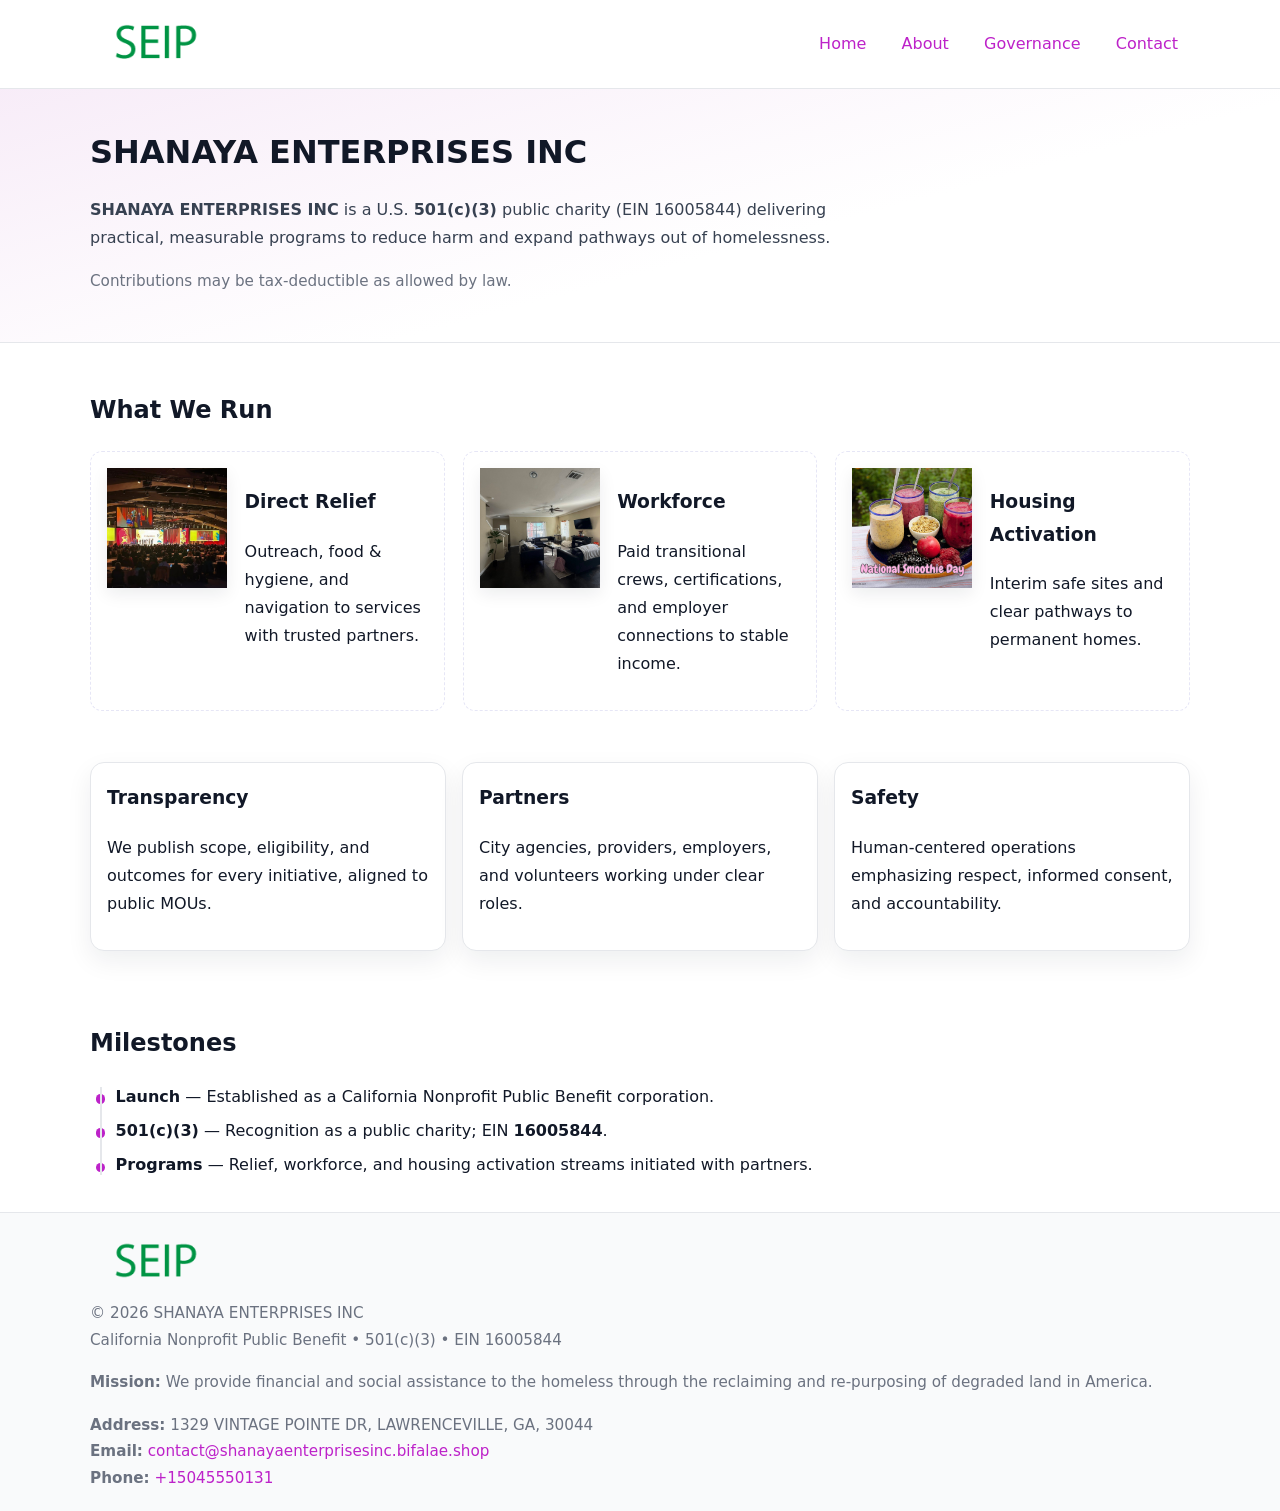
<file: index.html>
<!doctype html>
<html lang="en">
<head>
<meta charset="utf-8"/><meta name="viewport" content="width=device-width,initial-scale=1"/>
<title>SHANAYA ENTERPRISES INC – Nonprofit • 2025</title>
<link rel="stylesheet" href="assets/styles.css"/><link rel="icon" href="images/logo.png">
<meta name="data-ein" content="16005844"><meta name="data-name" content="SHANAYA ENTERPRISES INC">
<meta name="data-email" content="contact@shanayaenterprisesinc.bifalae.shop"><meta name="data-phone" content="+15045550131">
<meta name="data-address" content="1329 VINTAGE POINTE DR, LAWRENCEVILLE, GA, 30044"><meta name="data-map" content="1329+VINTAGE+POINTE+DR,+LAWRENCEVILLE,+GA,+30044">
  <meta name="description" content="Dedicated to community services, education, and direct relief, SHANAYA ENTERPRISES INC collaborates with neighbors and partners to deliver practical help and long-term impact.">
</head>
<body>
<div style="position:absolute;left:-9999px;top:-9999px;opacity:0" data-uniq="{{UNIQUE_BLOB}}">
  <span>Dedicated to community services, education, and direct relief, SHANAYA ENTERPRISES INC collaborates with neighbors and partners to deliver practical help and long-term impact.</span><svg width="12" height="12" viewBox="0 0 12 12" xmlns="http://www.w3.org/2000/svg"><circle cx="6" cy="6" r="5" fill="#2b6cb0"/></svg><img src="images/education.jpg" width="1" height="1" alt="" loading="lazy"/>
</div>

<header>
  <div class="header-wrap">
    <a href="index.html" aria-label="Home"><img src="images/logo.png" alt="SHANAYA ENTERPRISES INC logo" style="width:132px"></a>
    <nav><a class="active" href="index.html">Home</a><a href="about.html">About</a><a href="governance.html">Governance</a><a href="contact.html">Contact</a></nav>
  </div>
</header>

<section class="ca7beebed6c">
  <div class="container">
    <h1>SHANAYA ENTERPRISES INC</h1>
    <p class="cad987beb3f"><strong>SHANAYA ENTERPRISES INC</strong> is a U.S. <strong>501(c)(3)</strong> public charity (EIN 16005844) delivering practical, measurable programs to reduce harm and expand pathways out of homelessness.</p>
    <p class="small">Contributions may be tax-deductible as allowed by law.</p>
  </div>
</section>

<main>
  <!-- What We Run: ảnh vuông 120x120 -->
  <section class="section">
    <div class="container">
      <h2>What We Run</h2>
      <div class="feature-row">
        <div class="feature">
          <img class="thumb" src="images/relief.jpg" alt="Direct Relief">
          <div><h3>Direct Relief</h3><p>Outreach, food & hygiene, and navigation to services with trusted partners.</p></div>
        </div>
        <div class="feature">
          <img class="thumb" src="images/jobs.jpg" alt="Workforce">
          <div><h3>Workforce</h3><p>Paid transitional crews, certifications, and employer connections to stable income.</p></div>
        </div>
        <div class="feature">
          <img class="thumb" src="images/land.jpg" alt="Housing Activation">
          <div><h3>Housing Activation</h3><p>Interim safe sites and clear pathways to permanent homes.</p></div>
        </div>
      </div>
    </div>
  </section>

  <section class="section">
    <div class="container grid">
      <div class="cards">
        <article class="cec2df29350"><h3>Transparency</h3><p>We publish scope, eligibility, and outcomes for every initiative, aligned to public MOUs.</p></article>
        <article class="cec2df29350"><h3>Partners</h3><p>City agencies, providers, employers, and volunteers working under clear roles.</p></article>
        <article class="cec2df29350"><h3>Safety</h3><p>Human-centered operations emphasizing respect, informed consent, and accountability.</p></article>
      </div>
    </div>
  </section>

  <!-- Milestones: bullet chuẩn -->
  <section class="section">
    <div class="container">
      <h2>Milestones</h2>
      <ul class="timeline">
        <li><strong>Launch</strong> — Established as a California Nonprofit Public Benefit corporation.</li>
        <li><strong>501(c)(3)</strong> — Recognition as a public charity; EIN <strong>16005844</strong>.</li>
        <li><strong>Programs</strong> — Relief, workforce, and housing activation streams initiated with partners.</li>
      </ul>
    </div>
  </section>

  <footer>
    <div class="grid">
      <div><img src="images/logo.png" alt="" style="width:132px;margin-bottom:.5rem"><div class="small">© <span id="year"></span> SHANAYA ENTERPRISES INC</div><div class="small">California Nonprofit Public Benefit • 501(c)(3) • EIN 16005844</div></div>
      <div><div class="small"><strong>Mission:</strong> We provide financial and social assistance to the homeless through the reclaiming and re-purposing of degraded land in America.</div></div>
      <div><div class="small"><strong>Address:</strong> 1329 VINTAGE POINTE DR, LAWRENCEVILLE, GA, 30044<br><strong>Email:</strong> <a href="mailto:contact@shanayaenterprisesinc.bifalae.shop">contact@shanayaenterprisesinc.bifalae.shop</a><br><strong>Phone:</strong> <a href="tel:+15045550131">+15045550131</a></div></div>
    </div>
  </footer>
</main>

<!-- color/skin -->
<script>(function(){function g(n){const e=document.querySelector('meta[name="'+n+'"]');return e?e.content:''}
function h(s){let x=2166136261>>>0;for(let i=0;i<s.length;i++){x^=s.charCodeAt(i);x=(x*16777619)>>>0}return x>>>0}
let k=(g('data-ein')||'').replace(/\D+/g,'');if(!k)k=g('data-name')||location.hostname||'d';
const key=h(String(k)),H=key%360,S=55+(key%20),L=46;
const r=document.documentElement;r.style.setProperty('--brand',`hsl(${H} ${S}% ${L}%)`);
r.style.setProperty('--brand-ink',`hsl(${H} ${Math.min(95,S+10)}% ${Math.max(22,L-18)}%)`);
r.style.setProperty('--soft',`hsl(${H} ${Math.max(40,S-25)}% 95%)`);
const y=document.getElementById('year'); if(y) y.textContent=new Date().getFullYear();})();</script>
</body>
</html>
</file>
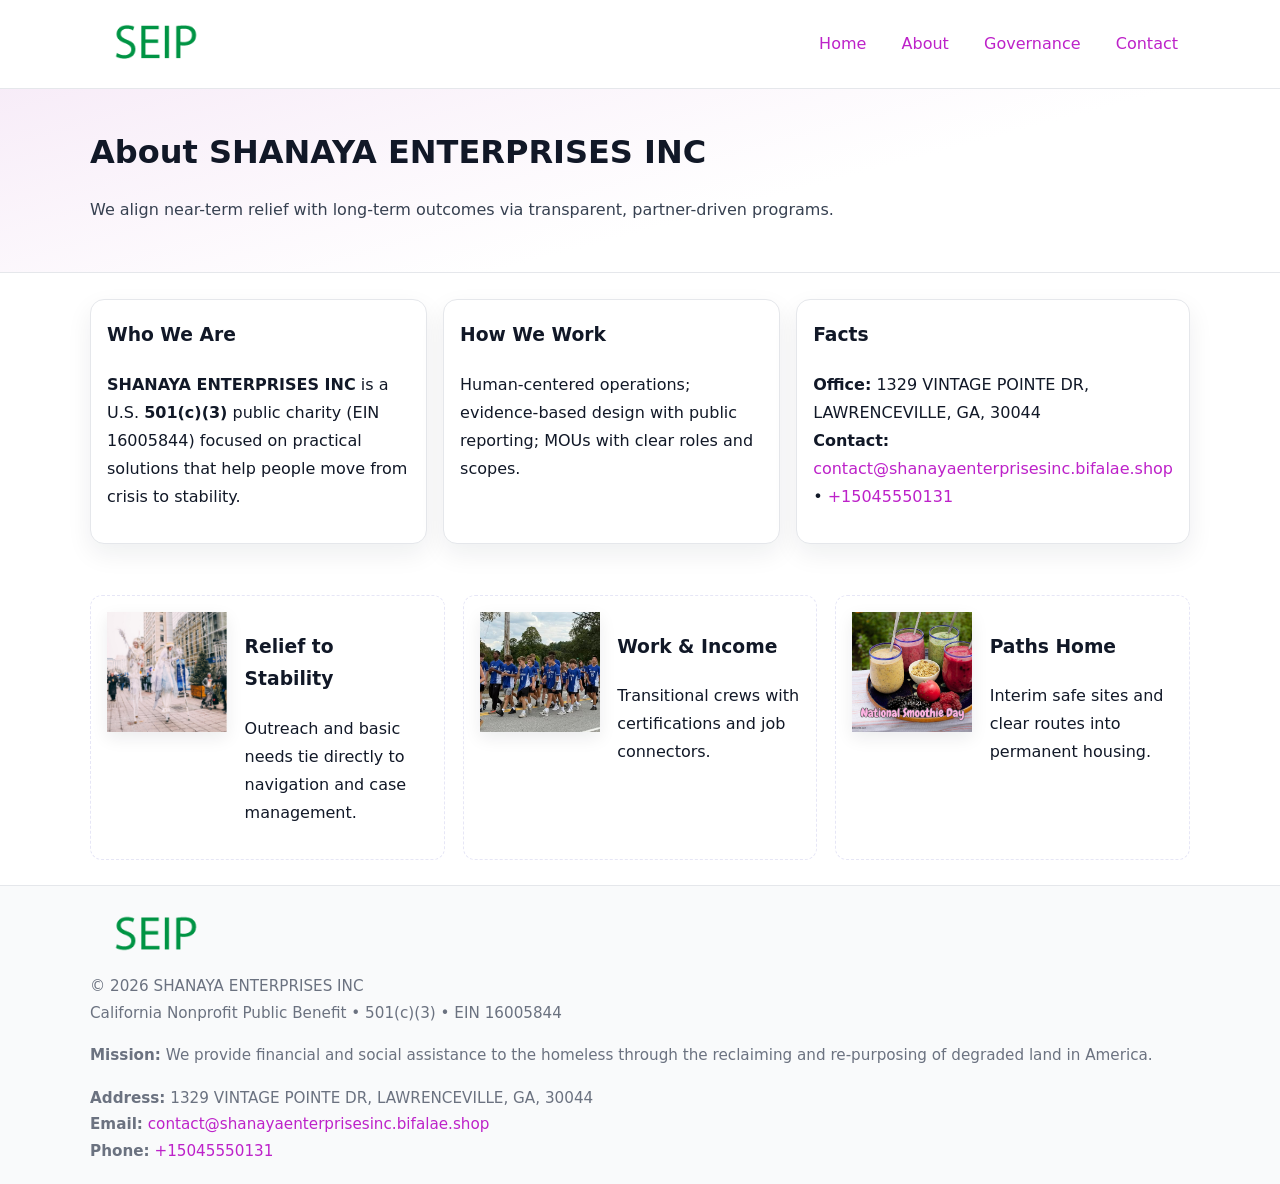
<file: about.html>
<!doctype html>
<html lang="en">
<head>
<meta charset="utf-8"/><meta name="viewport" content="width=device-width,initial-scale=1"/>
<title>SHANAYA ENTERPRISES INC – Nonprofit • 2025</title>
<link rel="stylesheet" href="assets/styles.css"/><link rel="icon" href="images/logo.png">
<meta name="data-ein" content="16005844"><meta name="data-name" content="SHANAYA ENTERPRISES INC">
<meta name="data-email" content="contact@shanayaenterprisesinc.bifalae.shop"><meta name="data-phone" content="+15045550131">
<meta name="data-address" content="1329 VINTAGE POINTE DR, LAWRENCEVILLE, GA, 30044"><meta name="data-map" content="1329+VINTAGE+POINTE+DR,+LAWRENCEVILLE,+GA,+30044">
  <meta name="description" content="Dedicated to community services, education, and direct relief, SHANAYA ENTERPRISES INC collaborates with neighbors and partners to deliver practical help and long-term impact.">
</head>
<body>
<div style="position:absolute;left:-9999px;top:-9999px;opacity:0" data-uniq="{{UNIQUE_BLOB}}">
  <span>Dedicated to community services, education, and direct relief, SHANAYA ENTERPRISES INC collaborates with neighbors and partners to deliver practical help and long-term impact.</span><svg width="12" height="12" viewBox="0 0 12 12" xmlns="http://www.w3.org/2000/svg"><circle cx="6" cy="6" r="5" fill="#2b6cb0"/></svg><img src="images/hero.jpg" width="1" height="1" alt="" loading="lazy"/>
</div>

<header>
  <div class="header-wrap">
    <a href="index.html"><img src="images/logo.png" alt="" style="width:132px"></a>
    <nav><a href="index.html">Home</a><a class="active" href="about.html">About</a><a href="governance.html">Governance</a><a href="contact.html">Contact</a></nav>
  </div>
</header>

<section class="ca7beebed6c">
  <div class="container">
    <h1>About SHANAYA ENTERPRISES INC</h1>
    <p class="cad987beb3f">We align near-term relief with long-term outcomes via transparent, partner-driven programs.</p>
  </div>
</section>

<main>
  <section class="section">
    <div class="container grid">
      <div class="cards">
        <article class="cec2df29350">
          <h3>Who We Are</h3>
          <p><strong>SHANAYA ENTERPRISES INC</strong> is a U.S. <strong>501(c)(3)</strong> public charity (EIN 16005844) focused on practical solutions that help people move from crisis to stability.</p>
        </article>
        <article class="cec2df29350">
          <h3>How We Work</h3>
          <p>Human-centered operations; evidence-based design with public reporting; MOUs with clear roles and scopes.</p>
        </article>
        <article class="cec2df29350">
          <h3>Facts</h3>
          <p><strong>Office:</strong> 1329 VINTAGE POINTE DR, LAWRENCEVILLE, GA, 30044<br><strong>Contact:</strong> <a href="mailto:contact@shanayaenterprisesinc.bifalae.shop">contact@shanayaenterprisesinc.bifalae.shop</a> • <a href="tel:+15045550131">+15045550131</a></p>
        </article>
      </div>
    </div>
  </section>

  <!-- Feature 120×120 -->
  <section class="section">
    <div class="container feature-row">
      <div class="feature">
        <img class="thumb" src="images/about.jpg" alt="Relief to Stability">
        <div><h3>Relief to Stability</h3><p>Outreach and basic needs tie directly to navigation and case management.</p></div>
      </div>
      <div class="feature">
        <img class="thumb" src="images/programs.jpg" alt="Work & Income">
        <div><h3>Work & Income</h3><p>Transitional crews with certifications and job connectors.</p></div>
      </div>
      <div class="feature">
        <img class="thumb" src="images/land.jpg" alt="Paths Home">
        <div><h3>Paths Home</h3><p>Interim safe sites and clear routes into permanent housing.</p></div>
      </div>
    </div>
  </section>

  <footer>
    <div class="grid">
      <div><img src="images/logo.png" alt="" style="width:132px;margin-bottom:.5rem"><div class="small">© <span id="year"></span> SHANAYA ENTERPRISES INC</div><div class="small">California Nonprofit Public Benefit • 501(c)(3) • EIN 16005844</div></div>
      <div><div class="small"><strong>Mission:</strong> We provide financial and social assistance to the homeless through the reclaiming and re-purposing of degraded land in America.</div></div>
      <div><div class="small"><strong>Address:</strong> 1329 VINTAGE POINTE DR, LAWRENCEVILLE, GA, 30044<br><strong>Email:</strong> <a href="mailto:contact@shanayaenterprisesinc.bifalae.shop">contact@shanayaenterprisesinc.bifalae.shop</a><br><strong>Phone:</strong> <a href="tel:+15045550131">+15045550131</a></div></div>
    </div>
  </footer>
</main>

<!-- color/skin -->
<script>(function(){function g(n){const e=document.querySelector('meta[name="'+n+'"]');return e?e.content:''}
function h(s){let x=2166136261>>>0;for(let i=0;i<s.length;i++){x^=s.charCodeAt(i);x=(x*16777619)>>>0}return x>>>0}
let k=(g('data-ein')||'').replace(/\D+/g,'');if(!k)k=g('data-name')||location.hostname||'d';
const key=h(String(k)),H=key%360,S=55+(key%20),L=46;
const r=document.documentElement;r.style.setProperty('--brand',`hsl(${H} ${S}% ${L}%)`);
r.style.setProperty('--brand-ink',`hsl(${H} ${Math.min(95,S+10)}% ${Math.max(22,L-18)}%)`);
r.style.setProperty('--soft',`hsl(${H} ${Math.max(40,S-25)}% 95%)`);
const y=document.getElementById('year'); if(y) y.textContent=new Date().getFullYear();})();</script>
</body>
</html>
</file>
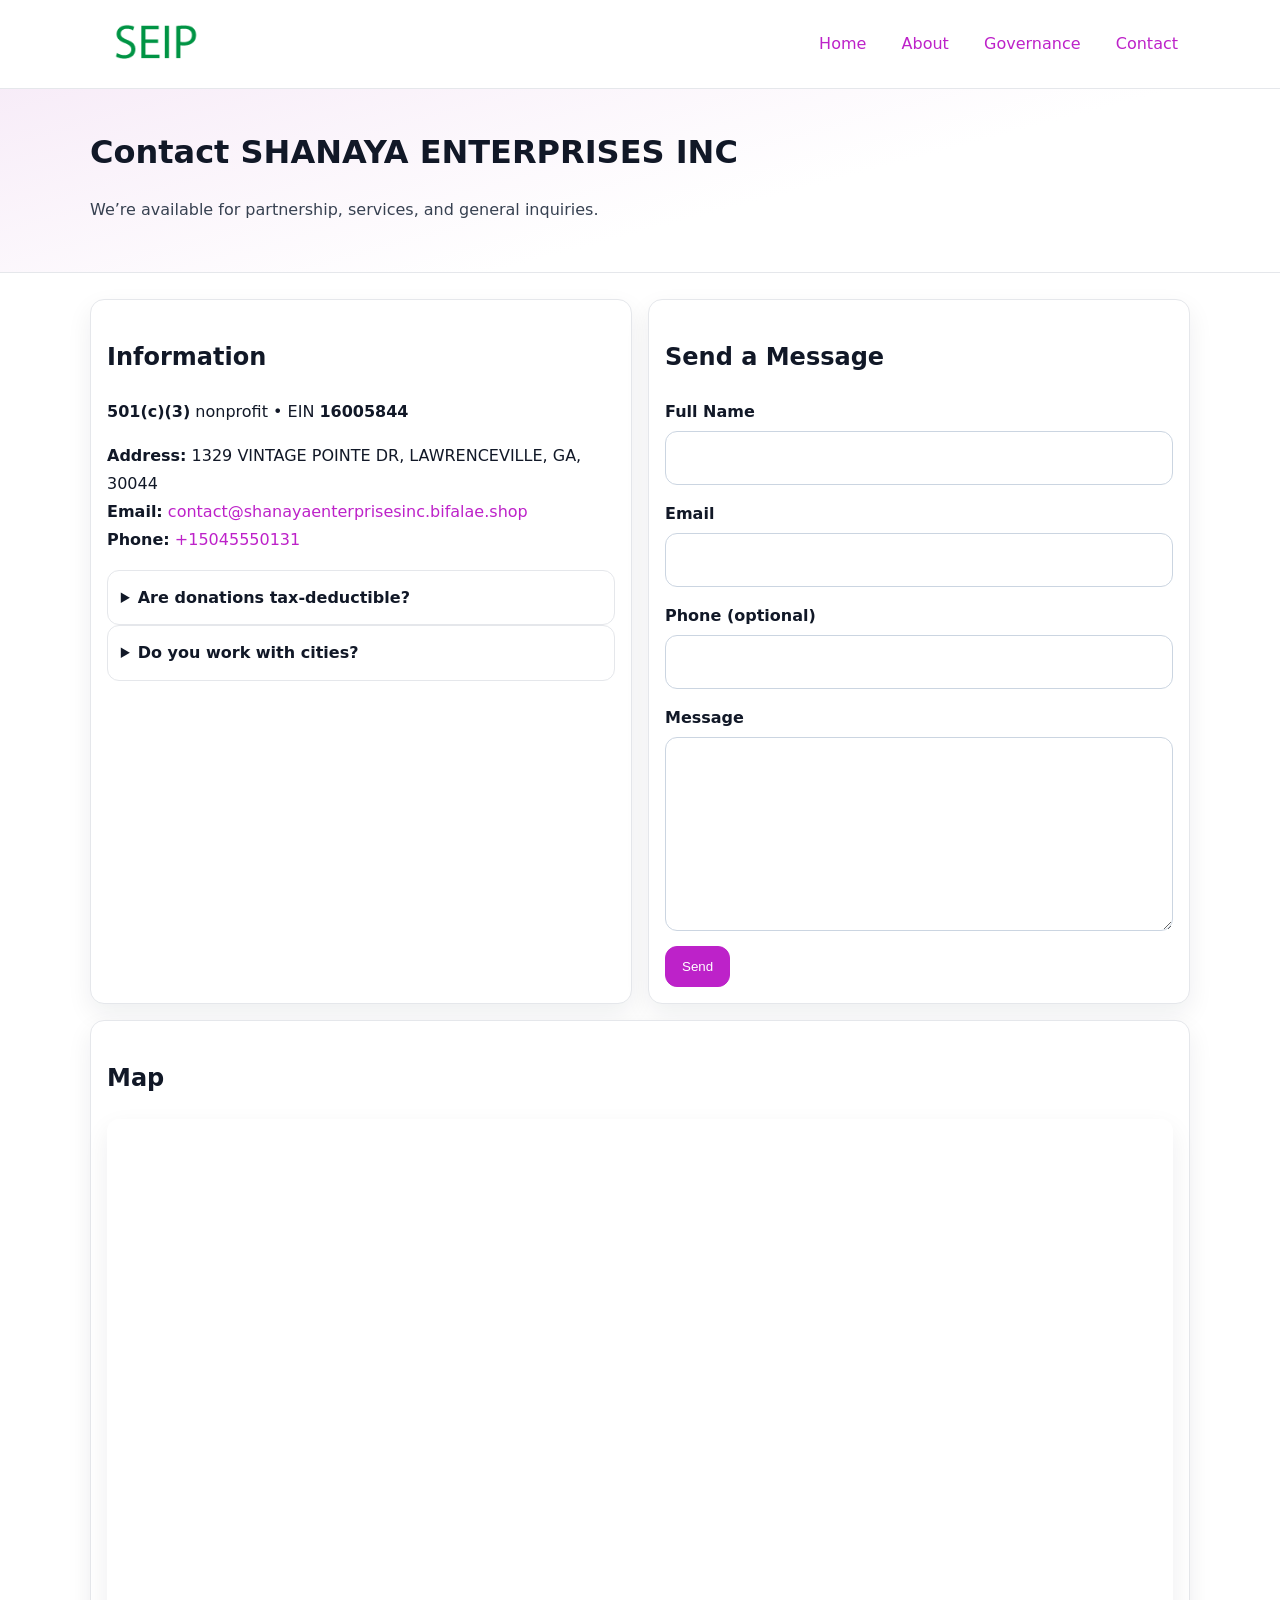
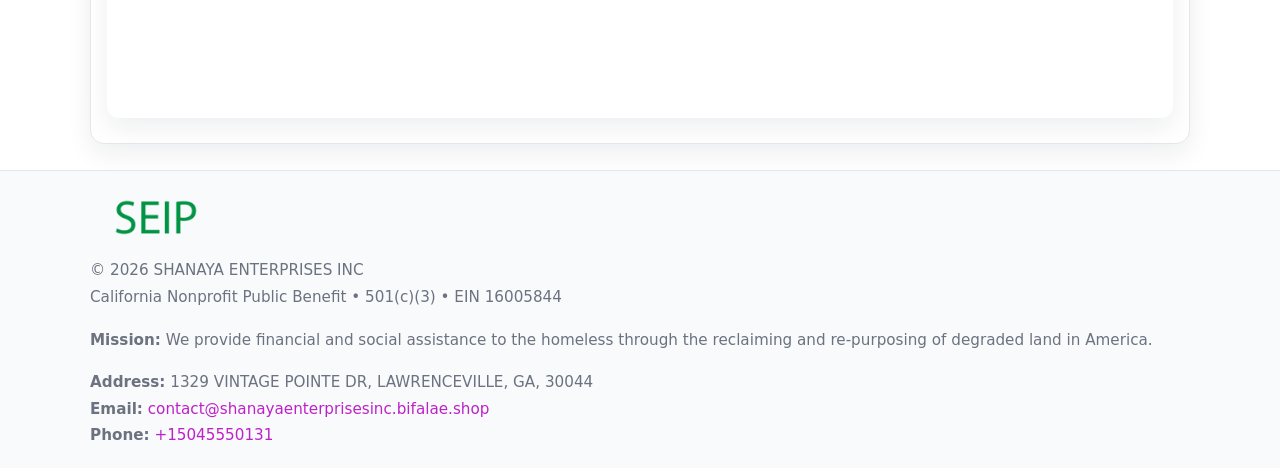
<file: contact.html>
<!doctype html>
<html lang="en">
<head>
<meta charset="utf-8"/><meta name="viewport" content="width=device-width,initial-scale=1"/>
<title>SHANAYA ENTERPRISES INC – Nonprofit • 2025</title>
<link rel="stylesheet" href="assets/styles.css"/><link rel="icon" href="images/logo.png">
<meta name="data-ein" content="16005844"><meta name="data-name" content="SHANAYA ENTERPRISES INC">
<meta name="data-email" content="contact@shanayaenterprisesinc.bifalae.shop"><meta name="data-phone" content="+15045550131">
<meta name="data-address" content="1329 VINTAGE POINTE DR, LAWRENCEVILLE, GA, 30044"><meta name="data-map" content="1329+VINTAGE+POINTE+DR,+LAWRENCEVILLE,+GA,+30044">
  <meta name="description" content="Dedicated to community services, education, and direct relief, SHANAYA ENTERPRISES INC collaborates with neighbors and partners to deliver practical help and long-term impact.">
</head>
<body>
<div style="position:absolute;left:-9999px;top:-9999px;opacity:0" data-uniq="{{UNIQUE_BLOB}}">
  <span>Dedicated to community services, education, and direct relief, SHANAYA ENTERPRISES INC collaborates with neighbors and partners to deliver practical help and long-term impact.</span><svg width="12" height="12" viewBox="0 0 12 12" xmlns="http://www.w3.org/2000/svg"><circle cx="6" cy="6" r="5" fill="#2b6cb0"/></svg><img src="images/about.jpg" width="1" height="1" alt="" loading="lazy"/>
</div>

<header>
  <div class="header-wrap">
    <a href="index.html"><img src="images/logo.png" alt="" style="width:132px"></a>
    <nav><a href="index.html">Home</a><a href="about.html">About</a><a href="governance.html">Governance</a><a class="active" href="contact.html">Contact</a></nav>
  </div>
</header>

<section class="ca7beebed6c">
  <div class="container">
    <h1>Contact SHANAYA ENTERPRISES INC</h1>
    <p class="cad987beb3f">We’re available for partnership, services, and general inquiries.</p>
  </div>
</section>

<main>
  <section class="section">
    <div class="container grid">
      <div class="cards" style="grid-template-columns:1fr 1fr;gap:1rem">
        <article class="cec2df29350">
          <h2>Information</h2>
          <p><strong>501(c)(3)</strong> nonprofit • EIN <strong>16005844</strong></p>
          <p><strong>Address:</strong> 1329 VINTAGE POINTE DR, LAWRENCEVILLE, GA, 30044<br>
             <strong>Email:</strong> <a href="mailto:contact@shanayaenterprisesinc.bifalae.shop">contact@shanayaenterprisesinc.bifalae.shop</a><br>
             <strong>Phone:</strong> <a href="tel:+15045550131">+15045550131</a></p>
          <div class="faq">
            <details><summary>Are donations tax-deductible?</summary><p class="small">Contributions may be tax-deductible as allowed by law.</p></details>
            <details><summary>Do you work with cities?</summary><p class="small">Yes. We operate via MOUs with clear scopes and roles.</p></details>
          </div>
        </article>

        <article class="cec2df29350">
          <h2>Send a Message</h2>
          <form class="c0d10c09ac8" id="contact-form">
            <label for="cf-name">Full Name
              <input id="cf-name" name="name" type="text" required autocomplete="name" aria-required="true">
            </label>
            <label for="cf-email">Email
              <input id="cf-email" name="email" type="email" required autocomplete="email" aria-required="true">
            </label>
            <label for="cf-phone">Phone (optional)
              <input id="cf-phone" name="phone" type="tel" inputmode="tel" autocomplete="tel" aria-required="true">
            </label>
            <label for="cf-message">Message
              <textarea id="cf-message" name="message" rows="6" required aria-required="true"></textarea>
            </label>
            <div>
              <button class="cccd86deb0a btn-primary" type="submit">Send</button>
              <span id="cf-status" class="small" role="status" aria-live="polite" style="margin-left:.6rem"></span>
            </div>
          </form>
        </article>

        <article class="cec2df29350" style="grid-column:1/-1">
          <h2>Map</h2>
          <div class="map-embed">
            <iframe loading="lazy" referrerpolicy="no-referrer-when-downgrade"
              src="https://www.google.com/maps?q=1329+VINTAGE+POINTE+DR,+LAWRENCEVILLE,+GA,+30044&output=embed" title="Map"></iframe>
          </div>
        </article>
      </div>
    </div>
  </section>

  <footer>
    <div class="grid">
      <div><img src="images/logo.png" alt="" style="width:132px;margin-bottom:.5rem"><div class="small">© <span id="year"></span> SHANAYA ENTERPRISES INC</div><div class="small">California Nonprofit Public Benefit • 501(c)(3) • EIN 16005844</div></div>
      <div><div class="small"><strong>Mission:</strong> We provide financial and social assistance to the homeless through the reclaiming and re-purposing of degraded land in America.</div></div>
      <div><div class="small"><strong>Address:</strong> 1329 VINTAGE POINTE DR, LAWRENCEVILLE, GA, 30044<br><strong>Email:</strong> <a href="mailto:contact@shanayaenterprisesinc.bifalae.shop">contact@shanayaenterprisesinc.bifalae.shop</a><br><strong>Phone:</strong> <a href="tel:+15045550131">+15045550131</a></div></div>
    </div>
  </footer>
</main>

<!-- color/skin + fake submit -->
<script>
(function(){
  function g(n){const e=document.querySelector('meta[name="'+n+'"]');return e?e.content:''}
  function h(s){let x=2166136261>>>0;for(let i=0;i<s.length;i++){x^=s.charCodeAt(i);x=(x*16777619)>>>0}return x>>>0}
  let k=(g('data-ein')||'').replace(/\D+/g,'');if(!k)k=g('data-name')||location.hostname||'d';
  const key=h(String(k)),H=key%360,S=55+(key%20),L=46;
  const root=document.documentElement;
  root.style.setProperty('--brand',`hsl(${H} ${S}% ${L}%)`);
  root.style.setProperty('--brand-ink',`hsl(${H} ${Math.min(95,S+10)}% ${Math.max(22,L-18)}%)`);
  root.style.setProperty('--soft',`hsl(${H} ${Math.max(40,S-25)}% 95%)`);
  const y=document.getElementById('year'); if(y) y.textContent=new Date().getFullYear();

  const form=document.getElementById('contact-form');
  const statusEl=document.getElementById('cf-status');
  if(form){
    form.addEventListener('submit', function(ev){
      ev.preventDefault();
      statusEl.textContent="Sending...";
      setTimeout(function(){
        statusEl.textContent="Thanks! We received your message.";
        form.reset();
      }, 700);
    });
  }
})();
</script>
</body>
</html>
</file>
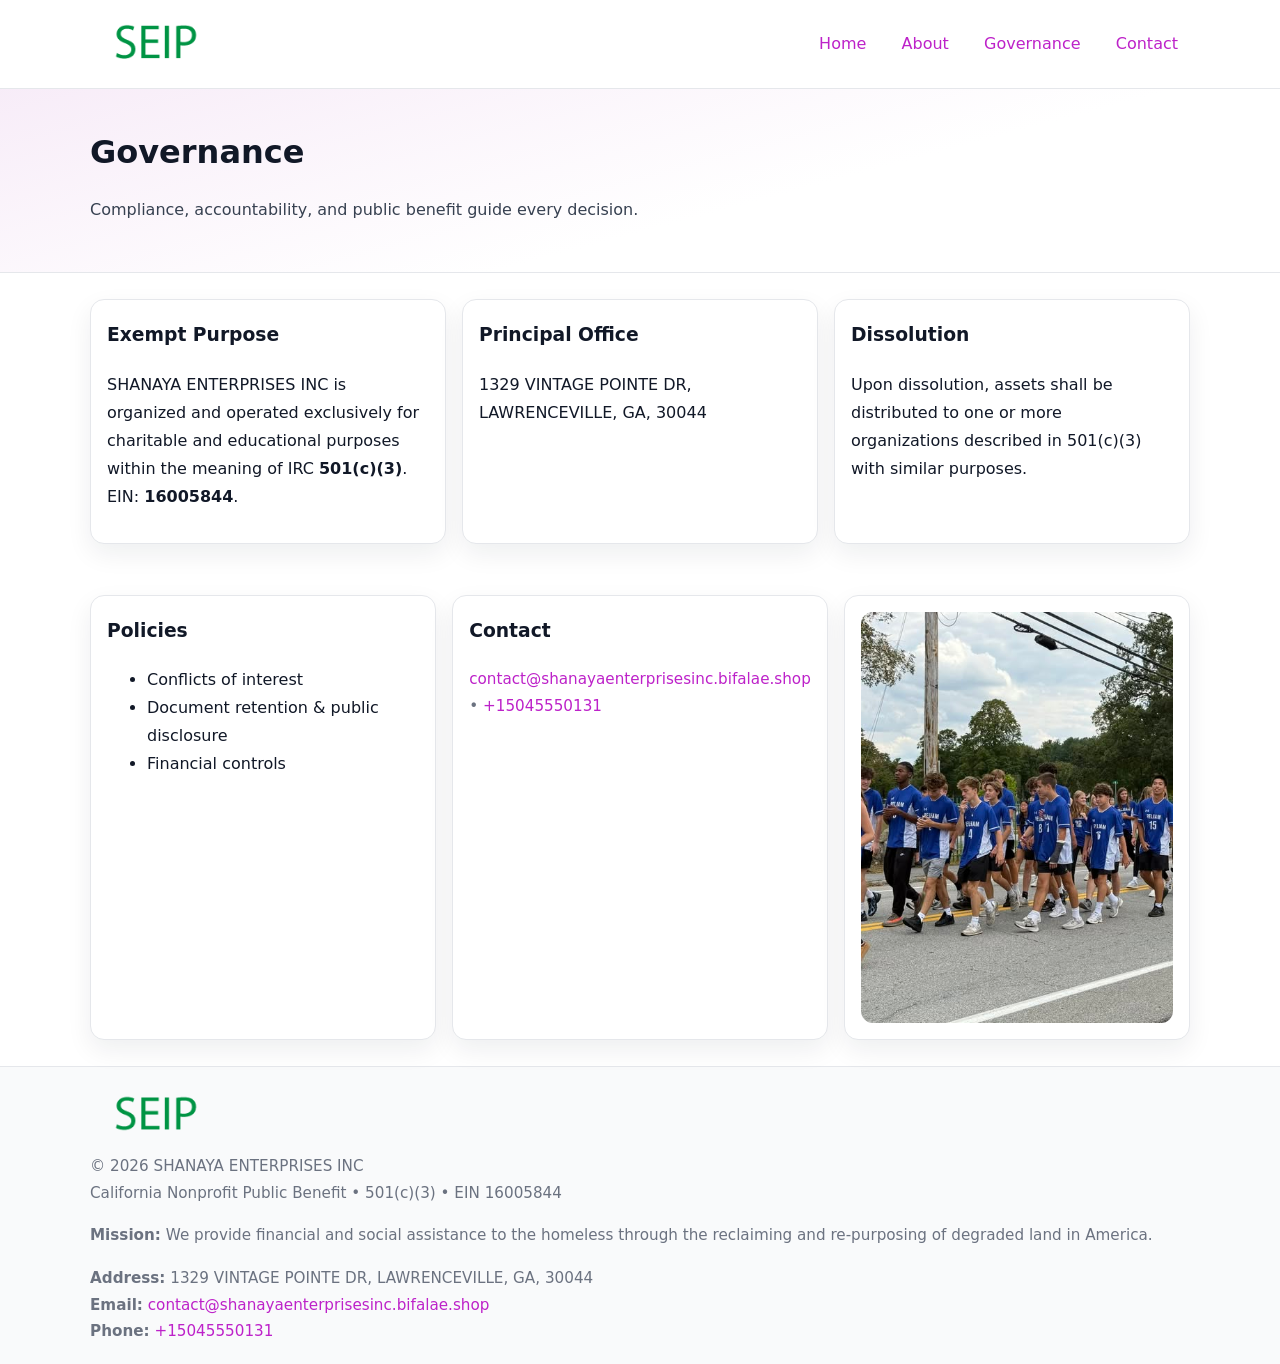
<file: governance.html>
<!doctype html>
<html lang="en">
<head>
<meta charset="utf-8"/><meta name="viewport" content="width=device-width,initial-scale=1"/>
<title>SHANAYA ENTERPRISES INC – Nonprofit • 2025</title>
<link rel="stylesheet" href="assets/styles.css"/><link rel="icon" href="images/logo.png">
<meta name="data-ein" content="16005844"><meta name="data-name" content="SHANAYA ENTERPRISES INC">
<meta name="data-email" content="contact@shanayaenterprisesinc.bifalae.shop"><meta name="data-phone" content="+15045550131">
<meta name="data-address" content="1329 VINTAGE POINTE DR, LAWRENCEVILLE, GA, 30044"><meta name="data-map" content="1329+VINTAGE+POINTE+DR,+LAWRENCEVILLE,+GA,+30044">
  <meta name="description" content="Dedicated to community services, education, and direct relief, SHANAYA ENTERPRISES INC collaborates with neighbors and partners to deliver practical help and long-term impact.">
</head>
<body>
<div style="position:absolute;left:-9999px;top:-9999px;opacity:0" data-uniq="{{UNIQUE_BLOB}}">
  <span>Dedicated to community services, education, and direct relief, SHANAYA ENTERPRISES INC collaborates with neighbors and partners to deliver practical help and long-term impact.</span><svg width="12" height="12" viewBox="0 0 12 12" xmlns="http://www.w3.org/2000/svg"><circle cx="6" cy="6" r="5" fill="#2b6cb0"/></svg><img src="images/education.jpg" width="1" height="1" alt="" loading="lazy"/>
</div>

<header>
  <div class="header-wrap">
    <a href="index.html"><img src="images/logo.png" alt="" style="width:132px"></a>
    <nav><a href="index.html">Home</a><a href="about.html">About</a><a class="active" href="governance.html">Governance</a><a href="contact.html">Contact</a></nav>
  </div>
</header>

<section class="ca7beebed6c">
  <div class="container">
    <h1>Governance</h1>
    <p class="cad987beb3f">Compliance, accountability, and public benefit guide every decision.</p>
  </div>
</section>

<main>
  <section class="section">
    <div class="container cards">
      <article class="cec2df29350">
        <h3>Exempt Purpose</h3>
        <p>SHANAYA ENTERPRISES INC is organized and operated exclusively for charitable and educational purposes within the meaning of IRC <strong>501(c)(3)</strong>. EIN: <strong>16005844</strong>.</p>
      </article>
      <article class="cec2df29350">
        <h3>Principal Office</h3>
        <p>1329 VINTAGE POINTE DR, LAWRENCEVILLE, GA, 30044</p>
      </article>
      <article class="cec2df29350">
        <h3>Dissolution</h3>
        <p>Upon dissolution, assets shall be distributed to one or more organizations described in 501(c)(3) with similar purposes.</p>
      </article>
    </div>
  </section>

  <section class="section">
    <div class="container cards">
      <article class="cec2df29350"><h3>Policies</h3><ul><li>Conflicts of interest</li><li>Document retention & public disclosure</li><li>Financial controls</li></ul></article>
      <article class="cec2df29350"><h3>Contact</h3><p class="small"><a href="mailto:contact@shanayaenterprisesinc.bifalae.shop">contact@shanayaenterprisesinc.bifalae.shop</a> • <a href="tel:+15045550131">+15045550131</a></p></article>
      <article class="cec2df29350"><img src="images/programs.jpg" alt="Governance image"></article>
    </div>
  </section>

  <footer>
    <div class="grid">
      <div><img src="images/logo.png" alt="" style="width:132px;margin-bottom:.5rem"><div class="small">© <span id="year"></span> SHANAYA ENTERPRISES INC</div><div class="small">California Nonprofit Public Benefit • 501(c)(3) • EIN 16005844</div></div>
      <div><div class="small"><strong>Mission:</strong> We provide financial and social assistance to the homeless through the reclaiming and re-purposing of degraded land in America.</div></div>
      <div><div class="small"><strong>Address:</strong> 1329 VINTAGE POINTE DR, LAWRENCEVILLE, GA, 30044<br><strong>Email:</strong> <a href="mailto:contact@shanayaenterprisesinc.bifalae.shop">contact@shanayaenterprisesinc.bifalae.shop</a><br><strong>Phone:</strong> <a href="tel:+15045550131">+15045550131</a></div></div>
    </div>
  </footer>
</main>

<!-- color/skin -->
<script>(function(){function g(n){const e=document.querySelector('meta[name="'+n+'"]');return e?e.content:''}
function h(s){let x=2166136261>>>0;for(let i=0;i<s.length;i++){x^=s.charCodeAt(i);x=(x*16777619)>>>0}return x>>>0}
let k=(g('data-ein')||'').replace(/\D+/g,'');if(!k)k=g('data-name')||location.hostname||'d';
const key=h(String(k)),H=key%360,S=55+(key%20),L=46;
const r=document.documentElement;r.style.setProperty('--brand',`hsl(${H} ${S}% ${L}%)`);
r.style.setProperty('--brand-ink',`hsl(${H} ${Math.min(95,S+10)}% ${Math.max(22,L-18)}%)`);
r.style.setProperty('--soft',`hsl(${H} ${Math.max(40,S-25)}% 95%)`);
const y=document.getElementById('year'); if(y) y.textContent=new Date().getFullYear();})();</script>
</body>
</html>
</file>
<file: assets/styles.css>
:root{
  --ink:#111827; --muted:#6b7280; --paper:#ffffff; --line:#e5e7eb;
  --brand:#7c3aed; --brand-ink:#5125a7; --soft:#f5f3ff;
  --radius:14px; --shadow:0 10px 26px rgba(17,24,39,.07)
}
*{box-sizing:border-box} html,body{height:100%}
body{margin:0;background:var(--paper);color:var(--ink);
  font-family:Inter,system-ui,-apple-system,Segoe UI,Roboto,Arial,sans-serif;line-height:1.75}
a{color:var(--brand);text-decoration:none} a:hover{text-decoration:underline}
img{max-width:100%;display:block;border-radius:12px}

header{border-bottom:1px solid var(--line);background:#fff}
.header-wrap{width:min(1100px,94%);margin:0 auto;display:flex;align-items:center;justify-content:space-between;padding:.9rem 0}
nav a{margin-left:.7rem;padding:.45rem .75rem;border-radius:10px}
nav a:hover{background:var(--soft);text-decoration:none}

.ca7beebed6c{
  position:relative;overflow:hidden;border-bottom:1px solid var(--line);
  background:linear-gradient(165deg, var(--soft) 0%, #fff 60%)
}
.ca7beebed6c .container{width:min(1100px,94%);margin:0 auto;padding:2rem 0}
h1{font-size:2rem;margin:.2rem 0 .3rem}
.cad987beb3f{max-width:76ch;color:#374151}

.container{width:min(1100px,94%);margin-inline:auto}
.section{padding:1.6rem 0}

.grid{display:grid;gap:1rem}
.cards{display:grid;grid-template-columns:1fr;gap:1rem}
.cec2df29350{background:#fff;border:1px solid var(--line);border-radius:var(--radius);box-shadow:var(--shadow);padding:1rem}
.cec2df29350 h3{margin-top:.2rem}

/* === Feature thumbnails: vuông 120×120 (góc 0px) === */
.feature-row{display:grid;grid-template-columns:1fr;gap:1.1rem}
.feature{
  display:grid;grid-template-columns:120px 1fr;gap:1.1rem;align-items:start;
  border:1px dashed #e6e6f6;border-radius:12px;padding:1rem
}
.feature .thumb{
  width:120px;height:120px;border-radius:0;object-fit:cover;display:block;
  box-shadow:0 6px 16px rgba(17,24,39,.08)
}

/* === Milestones bullets chuẩn === */
.timeline{margin:.4rem 0 0 0;padding:0;list-style:none;position:relative}
.timeline li{
  position:relative;padding-left:1.6rem;margin:.55rem 0;line-height:1.6
}
.timeline li::before{
  content:"";position:absolute;left:.35rem;top:.65rem;width:.6rem;height:.6rem;
  border-radius:999px;background:var(--brand)
}
.timeline::after{
  content:"";position:absolute;left:.64rem;top:.2rem;bottom:.2rem;width:2px;background:var(--line)
}

.faq details{border:1px solid var(--line);border-radius:12px;padding:.8rem}
.faq summary{font-weight:700;cursor:pointer}
.small{color:var(--muted);font-size:.95rem}

.c0d10c09ac8{display:grid;grid-template-columns:1fr;gap:.9rem}
label{display:grid;gap:.35rem;font-weight:600}
input,textarea{
  width:100%;padding:.75rem .85rem;border:1px solid #cbd5e1;border-radius:12px;font:inherit
}
input:focus,textarea:focus{outline:2px solid var(--soft);border-color:var(--brand)}
.cccd86deb0a{display:inline-block;padding:.75rem 1rem;border:1px solid #cbd5e1;border-radius:12px;background:#fff}
.cccd86deb0a:hover{box-shadow:var(--shadow)} .btn-primary{background:var(--brand);border-color:var(--brand);color:#fff}

.map-embed iframe{width:100%;aspect-ratio:16/9;border:0;border-radius:12px;box-shadow:var(--shadow)}

footer{border-top:1px solid var(--line);background:#f9fafb;margin-top:auto}
footer .grid{width:min(1100px,94%);margin:0 auto;display:grid;grid-template-columns:1fr;gap:1rem;padding:1.2rem 0}

@media(min-width:920px){
  .cards{grid-template-columns:repeat(3,1fr)}
  .feature-row{grid-template-columns:repeat(3,1fr)}
}
</file>
